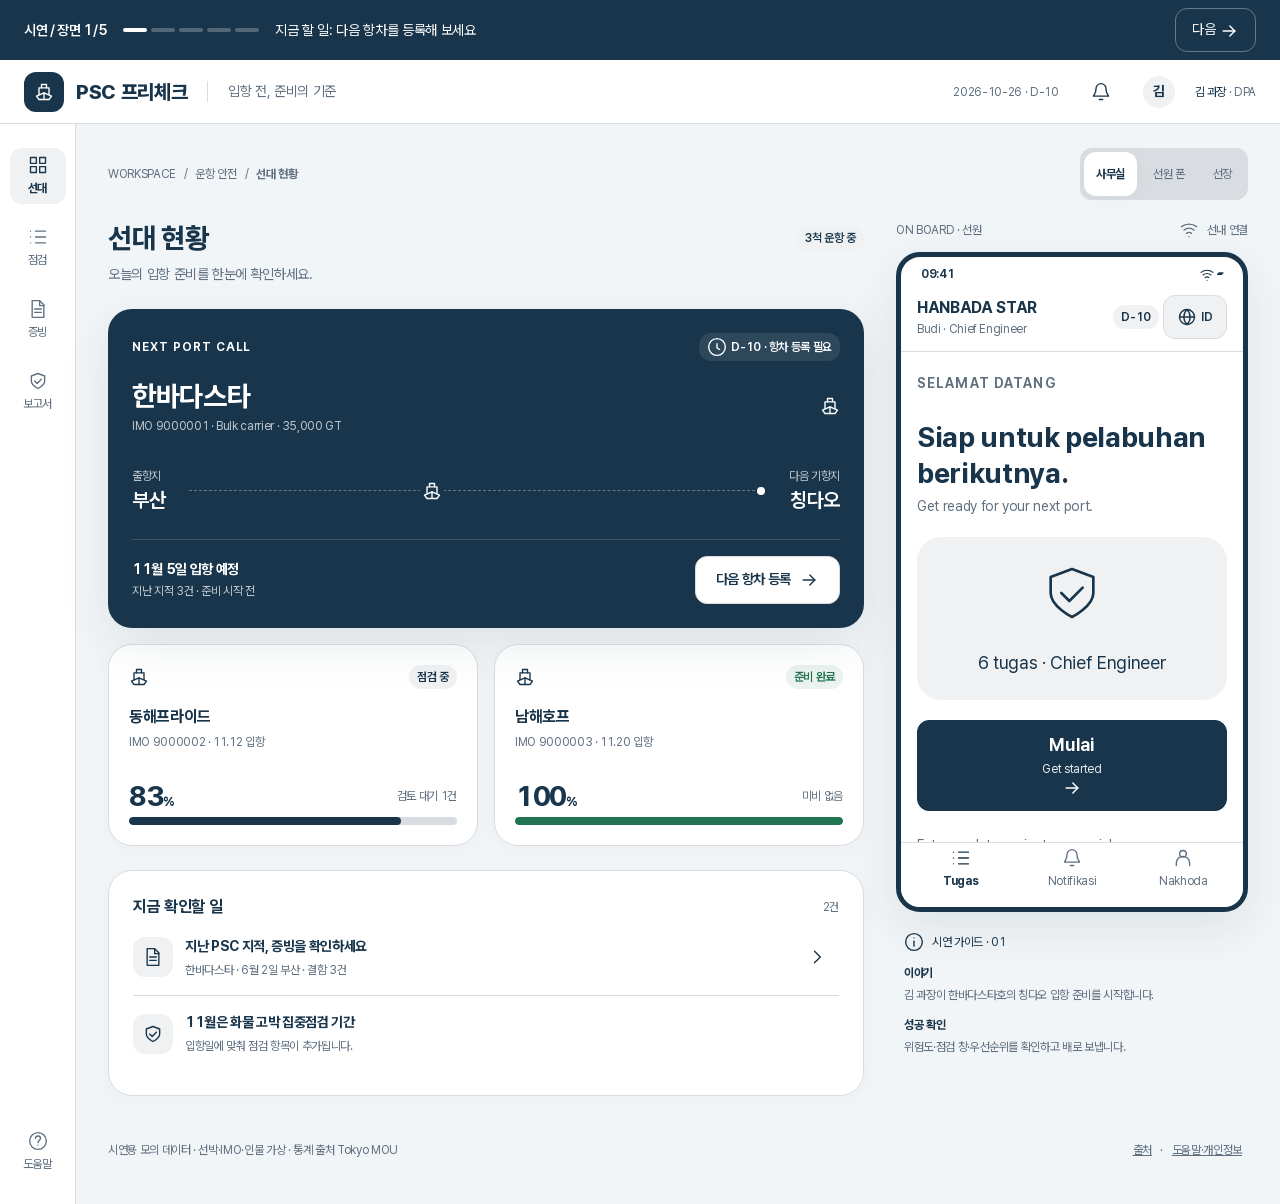
<file: index.html>
<!doctype html>
<html lang="ko">
<head>
<meta charset="utf-8">
<meta name="viewport" content="width=device-width, initial-scale=1">
<meta name="theme-color" content="#18354b">
<meta name="description" content="PSC 프리체크 — 항차별 우선 점검부터 선내 점검, 시정 증빙, 입항 준비 보고서까지.">
<title>PSC 프리체크 · 입항 준비</title>
<link rel="icon" href="data:image/svg+xml,%3Csvg xmlns='http://www.w3.org/2000/svg' viewBox='0 0 40 40'%3E%3Crect width='40' height='40' rx='10' fill='%2318354b'/%3E%3Cpath d='M10 24h20l-4 6H14zM16 12h8v12h-8z' fill='white'/%3E%3C/svg%3E">
<link rel="stylesheet" href="style.css">
<script defer src="data.js"></script>
<script defer src="app.js"></script>
</head>
<body>
<a class="skip" href="#main">본문으로 이동</a>
<div id="app"></div>
<div id="toast" role="status" aria-live="polite"></div>
<dialog id="sheet" aria-labelledby="sheet-title"></dialog>
<noscript>점검 기록을 사용하려면 브라우저의 JavaScript를 켜 주세요.</noscript>
</body>
</html>
</file>
<file: style.css>
:root {
  --navy:#18354b; --muted:#607080; --paper:#fff; --ground:#f2f5f7; --success:#207451; --warning:#95600c; --danger:#b53d3a;
  --ink:var(--navy); --line:color-mix(in srgb,var(--muted) 24%,var(--paper));
  --navy-soft:color-mix(in srgb,var(--navy) 7%,var(--paper)); --success-soft:color-mix(in srgb,var(--success) 9%,var(--paper)); --warning-soft:color-mix(in srgb,var(--warning) 9%,var(--paper)); --danger-soft:color-mix(in srgb,var(--danger) 7%,var(--paper));
  --f12:12px; --f14:14px; --f16:16px; --f18:18px; --f20:20px; --f28:28px; --f36:36px; --f64:64px;
  --s1:4px; --s2:8px; --s3:12px; --s4:16px; --s5:20px; --s6:24px; --s8:32px; --s10:40px; --s12:48px; --s14:56px; --s16:64px;
  --r1:12px; --r2:24px; --shadow1:0 4px 20px #18354b08; --shadow2:0 16px 48px #18354b18;
  --phone-nav-height:calc(var(--s14) + var(--s2) + 1px); --touch:44px; --action-bar:80px; --phone-offset:240px; --photo-height:200px; --border:1px solid var(--line); --duration:180ms; --phone:352px; --rail:76px; --measure:40ch; --content:1440px;
}
@font-face{font-family:Pretendard;src:url('fonts/PretendardVariable.woff2') format('woff2');font-weight:100 900;font-style:normal;font-display:swap}
*{box-sizing:border-box}body{margin:0;background:var(--ground);color:var(--ink);font-family:Pretendard,Arial,sans-serif;font-size:var(--f14);line-height:1.5;letter-spacing:-.025em;font-variant-numeric:tabular-nums}button,input,select,textarea{font:inherit;letter-spacing:inherit}button,a,input,select,textarea{touch-action:manipulation}button,a{-webkit-tap-highlight-color:transparent}button{cursor:pointer;border:0;background:none;color:inherit}button:disabled{cursor:not-allowed;opacity:.48}button:focus-visible,a:focus-visible,input:focus-visible,select:focus-visible,textarea:focus-visible,summary:focus-visible{outline:3px solid var(--navy);outline-offset:3px}button:not(:disabled):hover{filter:brightness(.94)}button:not(:disabled):active{transform:translateY(1px)}a{color:var(--navy);text-underline-offset:var(--s1)}svg{width:var(--s5);height:var(--s5);flex-shrink:0;vertical-align:middle}h1,h2,h3,p{margin:0}h1{font-size:var(--f28);font-weight:750;line-height:1.3}h2{font-size:var(--f20);font-weight:720;line-height:1.4}h3{font-size:var(--f16);font-weight:700}small,.small{font-size:var(--f12)}.muted{color:var(--muted)}.eyebrow{font-size:var(--f12);font-weight:650;letter-spacing:.08em;text-transform:uppercase}.row{display:flex;align-items:center;gap:var(--s3)}.between{justify-content:space-between}.wrap{flex-wrap:wrap}.stack{display:grid;gap:var(--s4)}.gap2{gap:var(--s2)}.grow{flex:1;min-width:0}.text-right{text-align:right}.mt{margin-top:var(--s6)}.mb{margin-bottom:var(--s4)}.wide{width:100%}.btn{display:inline-flex;justify-content:center;align-items:center;gap:var(--s2);min-height:var(--s12);padding:var(--s3) var(--s5);border:var(--border);border-radius:var(--r1);font-weight:650;line-height:1.3;text-decoration:none;background:var(--paper);transition:background var(--duration),transform var(--duration)}.primary{background:var(--navy);color:var(--paper);border-color:var(--navy)}.ghost{background:transparent;border-color:transparent}.btn.small{min-height:44px;padding:var(--s2) var(--s3);font-size:var(--f12)}.iconbtn{display:inline-flex;align-items:center;justify-content:center;min-width:44px;min-height:44px;border-radius:var(--r1)}.tag{display:inline-flex;align-items:center;gap:var(--s1);font-size:var(--f12);line-height:1.4;padding:var(--s1) var(--s2);border-radius:var(--r1);background:var(--ground);color:var(--muted);font-weight:600;white-space:nowrap}.tag.ok,.ok{color:var(--success);background:var(--success-soft)}.tag.warn,.warn{color:var(--warning);background:var(--warning-soft)}.tag.bad,.bad{color:var(--danger);background:var(--danger-soft)}.tag.navy{color:var(--navy);background:var(--navy-soft)}.dot{display:inline-block;width:var(--s2);height:var(--s2);background:currentColor;border-radius:50%}.badge-number{font-size:var(--f12);border-radius:50%;background:var(--danger);color:var(--paper);width:var(--s5);height:var(--s5);display:inline-grid;place-items:center}.guide{min-height:var(--s14);background:var(--navy);color:var(--paper);padding:var(--s2) var(--s6);display:flex;align-items:center;gap:var(--s4);position:relative;z-index:5}.guide .guide-step{white-space:nowrap;font-weight:600}.guide .guide-task{flex:1;font-size:var(--f14)}.guide button{color:var(--paper);min-height:40px;border:1px solid #ffffff55;border-radius:var(--r1);padding:var(--s2) var(--s4);white-space:nowrap}.guide .guide-fast{background:#ffffff18;font-size:var(--f12)}.guide-progress{display:flex;gap:var(--s1)}.guide-progress i{width:var(--s6);height:var(--s1);background:#ffffff40;border-radius:var(--r1)}.guide-progress i.on{background:var(--paper)}.appbar{height:var(--s16);background:var(--paper);border-bottom:var(--border);padding:0 var(--s6);display:flex;align-items:center;gap:var(--s5)}.brand{display:flex;gap:var(--s3);align-items:center;font-weight:800;font-size:var(--f20);color:var(--navy);white-space:nowrap}.brand-icon{display:grid;place-items:center;background:var(--navy);color:var(--paper);width:var(--s10);height:var(--s10);border-radius:var(--r1)}.appbar-sub{border-left:var(--border);padding-left:var(--s5);color:var(--muted)}.avatar{width:var(--s8);height:var(--s8);border-radius:50%;display:inline-grid;place-items:center;background:var(--navy-soft);color:var(--navy);font-weight:700}.shell{display:grid;grid-template-columns:var(--rail) minmax(0,1fr);max-width:var(--content);margin:auto;min-height:calc(100vh - 120px)}.rail{display:flex;align-items:center;flex-direction:column;gap:var(--s4);padding:var(--s6) var(--s2);background:var(--paper);border-right:var(--border)}.rail button{min-height:var(--s14);width:var(--s14);display:flex;align-items:center;justify-content:center;flex-direction:column;gap:var(--s1);border-radius:var(--r1);font-size:var(--f12);color:var(--muted)}.rail button.active{background:var(--navy-soft);color:var(--navy);font-weight:700}.rail .rail-bottom{margin-top:auto}.workspace{padding:var(--s6) var(--s8);min-width:0}.work-top{display:flex;align-items:center;justify-content:space-between;margin-bottom:var(--s5)}.breadcrumb{color:var(--muted);font-size:var(--f12);display:flex;gap:var(--s2);align-items:center}.view-tabs{display:flex;background:var(--line);border-radius:var(--r1);padding:var(--s1);gap:var(--s1)}.view-tabs button{font-size:var(--f12);min-height:44px;padding:var(--s2) var(--s3);border-radius:var(--r1);color:var(--muted)}.view-tabs button.active{background:var(--paper);color:var(--navy);box-shadow:var(--shadow1);font-weight:700}.columns{display:grid;grid-template-columns:minmax(0,1fr) var(--phone);gap:var(--s8);align-items:start}.office{min-width:0}.section-head{margin-bottom:var(--s6)}.section-head p{margin-top:var(--s2);color:var(--muted)}.card{border:var(--border);border-radius:var(--r2);background:var(--paper);padding:var(--s6);box-shadow:var(--shadow1)}.fleet-hero{position:relative;overflow:hidden;background:var(--navy);color:var(--paper);padding:var(--s6);border-radius:var(--r2);min-height:264px;box-shadow:var(--shadow2)}.fleet-hero .muted{color:#ffffffb8}.fleet-hero h2{font-size:var(--f28)}.fleet-hero .tag{background:#ffffff17;color:var(--paper)}.fleet-hero .hero-route{display:flex;align-items:center;gap:var(--s4);margin:var(--s8) 0 var(--s6)}.port-name{font-size:var(--f20);font-weight:650}.route-line{flex:1;display:flex;align-items:center;position:relative;border-top:1px dashed #ffffff55;margin:0 var(--s2)}.route-line:after{content:'';position:absolute;right:0;width:var(--s2);height:var(--s2);border-radius:50%;background:var(--paper)}.route-line svg{position:absolute;left:40%;top:-12px;background:var(--navy);padding:2px;width:var(--s6);height:var(--s6)}.fleet-hero .hero-bottom{border-top:1px solid #ffffff25;padding-top:var(--s4);display:flex;gap:var(--s3);align-items:center;justify-content:space-between}.hero-bottom .btn{color:var(--navy);white-space:nowrap}.fleet-cards{display:grid;grid-template-columns:1fr 1fr;gap:var(--s4);margin-top:var(--s4)}.ship-small{padding:var(--s5);text-align:left}.ship-small h3{margin:var(--s4) 0 var(--s1)}.progress{height:var(--s2);border-radius:var(--r1);background:var(--line);overflow:hidden}.progress i{display:block;height:100%;background:var(--navy);width:var(--value,0%);border-radius:var(--r1);transition:width var(--duration)}.progress.green i{background:var(--success)}.metric{font-size:var(--f28);font-weight:750;letter-spacing:-.05em}.summary-grid{display:grid;grid-template-columns:repeat(3,1fr);gap:var(--s3);margin:var(--s5) 0}.summary-grid>div{padding:var(--s4);border:var(--border);border-radius:var(--r1);background:var(--paper)}.summary-grid span{display:block;color:var(--muted);font-size:var(--f12)}.task-row{padding:var(--s4) 0;display:flex;gap:var(--s3);align-items:center;border-bottom:var(--border)}.task-row:last-child{border-bottom:0}.task-row p{font-size:var(--f12);color:var(--muted);margin-top:var(--s1)}.task-icon{width:var(--s10);height:var(--s10);display:grid;place-items:center;background:var(--navy-soft);color:var(--navy);border-radius:var(--r1);flex-shrink:0}.phone-wrap{min-width:0}.phone-label{display:flex;justify-content:space-between;align-items:center;margin-bottom:var(--s3);font-size:var(--f12);color:var(--muted)}.phone{border:5px solid var(--ink);border-radius:var(--r2);background:var(--paper);box-shadow:var(--shadow2);overflow:hidden}.phone-status{display:flex;justify-content:space-between;padding:var(--s2) var(--s5) 0;font-size:var(--f12);font-weight:650}.phone-status svg{width:var(--s4);height:var(--s4)}.phone-head{padding:var(--s4) var(--s5);display:flex;justify-content:space-between;align-items:center;border-bottom:var(--border)}.phone-head strong{font-size:var(--f16)}.phone-body{padding:var(--s5);min-height:416px;font-size:var(--f18)}.phone-body h2{font-size:var(--f28);line-height:1.3}.phone-body h3{font-size:var(--f20)}.phone-body p{max-width:var(--measure)}.phone-body .btn{min-height:var(--s14);font-size:var(--f18);width:100%}.phone-body .muted{font-size:var(--f14)}.phone-body label{font-size:var(--f16)}.phone-body select{min-height:var(--s14);font-size:var(--f16)}.phone-body .notice{font-size:var(--f16)}.phone-body .question{margin:var(--s5) 0;min-height:120px}.phone-body .question h2{font-size:var(--f28);font-weight:700}.phone-body .question p{margin-top:var(--s3);font-size:var(--f16);color:var(--muted)}.phone-body .question details{font-size:var(--f14);margin-top:var(--s3)}.phone-body .answers{display:grid;grid-template-columns:1fr 1fr;gap:var(--s3);margin-bottom:var(--s4)}.answers .btn{min-height:72px;flex-direction:column;gap:var(--s1);font-size:var(--f20)}.answers .chosen{background:var(--navy);color:var(--paper);border-color:var(--navy)}.phone-nav{display:flex;justify-content:space-around;border-top:var(--border);background:var(--paper);padding:var(--s2)}.phone-nav button{min-height:var(--s12);display:flex;flex-direction:column;align-items:center;gap:var(--s1);font-size:var(--f12);color:var(--muted);min-width:64px}.phone-nav button.active{color:var(--navy);font-weight:700}.phone-illustration{border-radius:var(--r2);background:var(--navy-soft);padding:var(--s6);margin:var(--s5) 0;text-align:center}.phone-illustration svg{height:var(--s16);width:var(--s16);stroke-width:1}.phone-body .huge{font-size:var(--f64);font-weight:750;letter-spacing:-.06em;line-height:1.1}.phone-body .phone-card{border:var(--border);border-radius:var(--r1);padding:var(--s4);margin-top:var(--s4)}.phone-card img{width:100%;max-height:120px;object-fit:cover;border-radius:var(--r1);margin:var(--s3) 0}.story-panel{padding:var(--s5) var(--s2);font-size:var(--f12);color:var(--muted);display:grid;gap:var(--s3)}.story-panel strong{color:var(--navy);display:block;margin-bottom:var(--s1)}.story-panel .story-title{display:flex;gap:var(--s2);align-items:center;color:var(--navy)}.notice{padding:var(--s3) var(--s4);border-radius:var(--r1);display:flex;gap:var(--s3);align-items:flex-start;font-size:var(--f14);line-height:1.5}.notice p{margin:var(--s1) 0 0}.notice svg{margin-top:2px}.notice.neutral{background:var(--ground);color:var(--muted)}.risk-card{display:grid;grid-template-columns:1fr auto;gap:var(--s4);align-items:center}.risk-card details{grid-column:1/-1;font-size:var(--f12);color:var(--muted)}details summary{cursor:pointer;min-height:44px;display:flex;align-items:center;gap:var(--s2)}.risk-points{background:var(--navy-soft);color:var(--navy);font-size:var(--f36);font-weight:700;min-width:80px;min-height:80px;display:grid;place-content:center;text-align:center;border-radius:var(--r2)}.risk-points small{font-size:var(--f12);font-weight:500}.timeline{display:flex;justify-content:space-between;position:relative;padding-top:var(--s5);margin:var(--s6) 0 var(--s3);font-size:var(--f12)}.timeline:before{content:'';position:absolute;top:0;left:0;right:0;height:var(--s1);background:var(--line);border-radius:var(--r1)}.timeline>div{position:relative}.timeline>div:before{content:'';position:absolute;top:-24px;width:var(--s3);height:var(--s3);background:var(--paper);border:2px solid var(--navy);border-radius:50%}.timeline .arrival:before{background:var(--navy);right:0}.timeline .arrival{text-align:right}.timeline span{display:block;color:var(--muted)}.list-header{display:flex;justify-content:space-between;align-items:center;margin:var(--s6) 0 var(--s3)}.rank-list{background:var(--paper);border:var(--border);border-radius:var(--r2);overflow:hidden}.rank-row{display:flex;align-items:center;padding:var(--s4);gap:var(--s3);border-bottom:var(--border)}.rank-row:last-child{border:0}.rank-number{font-size:var(--f14);color:var(--muted);width:var(--s6);text-align:center;flex-shrink:0}.rank-row:nth-child(-n+3) .rank-number{font-weight:750;color:var(--navy)}.rank-row strong{font-size:var(--f14)}.rank-row .evidence{display:flex;align-items:center;gap:var(--s1);color:var(--muted);font-size:var(--f12);text-align:left;min-height:44px;margin-top:var(--s1)}.evidence svg{width:var(--s3);height:var(--s3)}.sticky-actions{display:flex;gap:var(--s3);position:static;padding:var(--s4) 0;background:var(--ground);align-items:center;flex-wrap:wrap}.sticky-actions .primary{flex:1}.filter-bar{display:flex;gap:var(--s2);overflow:auto;margin:var(--s4) 0;scrollbar-width:none}.filter-bar button{white-space:nowrap;border:var(--border);background:var(--paper);border-radius:var(--r1);min-height:44px;padding:var(--s2) var(--s3);font-size:var(--f12)}.filter-bar button.active{background:var(--navy);color:var(--paper);border-color:var(--navy)}input,select,textarea{border:var(--border);background:var(--paper);color:var(--ink);border-radius:var(--r1);padding:var(--s3) var(--s4);min-height:var(--s12);width:100%;max-width:100%}textarea{resize:vertical;min-height:80px}label{display:grid;gap:var(--s2);font-weight:600}input[type=checkbox]{width:var(--s5);min-height:var(--s5);height:var(--s5);flex-shrink:0;accent-color:var(--navy)}.check-label{display:flex;align-items:flex-start;gap:var(--s3);font-weight:400;font-size:var(--f14)}.search{position:relative}.search svg{position:absolute;left:var(--s4);top:var(--s4);color:var(--muted)}.search input{padding-left:var(--s12)}.review-card{margin-bottom:var(--s3);padding:var(--s5)}.review-card .review-body{display:flex;align-items:center;gap:var(--s4);margin:var(--s4) 0}.thumb{width:88px;height:72px;object-fit:cover;border-radius:var(--r1);background:var(--ground)}.blurred{filter:blur(2px)}.empty{text-align:center;padding:var(--s10) var(--s5);color:var(--muted)}.empty svg{width:var(--s12);height:var(--s12);margin-bottom:var(--s4)}.empty h3{color:var(--ink);margin-bottom:var(--s2)}.empty .btn{margin-top:var(--s5)}.upload{border:2px dashed var(--line);border-radius:var(--r2);text-align:center;padding:var(--s8) var(--s6);background:var(--paper)}.upload>svg{width:var(--s12);height:var(--s12);color:var(--navy);margin-bottom:var(--s4)}.upload p{margin:var(--s2) 0 var(--s5);color:var(--muted)}.upload.drag{border-color:var(--navy);background:var(--navy-soft)}.document{background:var(--paper);border:var(--border);padding:var(--s6);border-radius:var(--r1)}.document header{border-bottom:2px solid var(--navy);padding-bottom:var(--s4);margin-bottom:var(--s4)}.document .form-row{display:grid;grid-template-columns:64px 1fr 36px;gap:var(--s2);padding:var(--s3) 0;border-bottom:var(--border);font-size:var(--f12)}.document .form-row:last-child{border-bottom:0}.report-grid{display:grid;grid-template-columns:1fr;gap:var(--s4)}.report-result{padding:var(--s4);background:var(--paper);border:var(--border);border-radius:var(--r1)}.report-result.bad{border-color:var(--danger);background:var(--danger-soft)}.report-paper{background:var(--paper);padding:var(--s8);border:var(--border);border-radius:var(--r1);aspect-ratio:210/297;font-size:var(--f12);color:var(--ink)}.report-paper h1{font-size:var(--f28);margin:var(--s3) 0}.report-paper h2{font-size:var(--f14);margin:var(--s6) 0 var(--s3)}.report-paper .report-top{border-bottom:3px solid var(--navy);padding-bottom:var(--s5)}.report-meta{display:grid;grid-template-columns:1fr 1fr;gap:var(--s3);margin:var(--s5) 0}.report-meta span{display:block;color:var(--muted)}.report-stats{display:flex;gap:var(--s4);justify-content:space-between;background:var(--ground);padding:var(--s4);border-radius:var(--r1)}.report-stats b{display:block;font-size:var(--f28)}.report-evidence{padding:var(--s3) 0;border-bottom:var(--border)}.signature{margin-top:var(--s8);border-top:var(--border);padding-top:var(--s2)}.report-photo{width:calc(50% - var(--s2));height:88px;object-fit:cover;border-radius:var(--r1)}.audit-row{display:grid;grid-template-columns:1fr auto;gap:var(--s3);padding:var(--s3) 0;border-bottom:var(--border)}.app-footer{padding:var(--s8) 0 var(--s2);color:var(--muted);font-size:var(--f12);display:flex;justify-content:space-between;align-items:center;gap:var(--s3);flex-wrap:wrap}.app-footer button{font-size:var(--f12);min-height:44px;text-decoration:underline}.skeleton{height:80px;border-radius:var(--r1);background:linear-gradient(90deg,var(--line),var(--ground),var(--line));background-size:200% 100%;animation:shimmer 1.2s infinite;margin:var(--s4) 0}@keyframes shimmer{to{background-position:-200% 0}}.loading{padding:var(--s6)}dialog{border:0;padding:0;border-radius:var(--r2);width:min(520px,calc(100% - 32px));max-height:90vh;box-shadow:var(--shadow2);color:var(--ink)}dialog::backdrop{background:#10273888;backdrop-filter:blur(3px)}.sheet-head{padding:var(--s5) var(--s6);display:flex;align-items:center;justify-content:space-between;border-bottom:var(--border);position:sticky;top:0;background:var(--paper);z-index:1}.sheet-body{padding:var(--s6);display:grid;gap:var(--s5)}.sheet-body p{color:var(--muted)}.sheet-body h3{margin-bottom:var(--s2)}.sheet-body .source-link{display:block;padding:var(--s3) 0;border-bottom:var(--border);overflow-wrap:anywhere}.sheet-body code{font-size:var(--f12)}#toast{position:fixed;left:50%;bottom:calc(var(--action-bar) + var(--s4));transform:translate(-50%,var(--s4));z-index:30;background:var(--navy);color:var(--paper);padding:var(--s4) var(--s6);border-radius:var(--r1);box-shadow:var(--shadow2);max-width:calc(100% - 32px);opacity:0;pointer-events:none;transition:opacity var(--duration),transform var(--duration)}#toast.visible{opacity:1;transform:translate(-50%,0)}.skip{position:fixed;top:-80px;left:var(--s4);z-index:99;padding:var(--s3);background:var(--paper)}.skip:focus{top:var(--s2)}.sr-only{position:absolute;clip:rect(0,0,0,0);width:1px;height:1px;overflow:hidden}.mobile-tabs{display:none}.done-card{max-width:640px;margin:var(--s10) auto;text-align:center}.done-card>svg{width:var(--s16);height:var(--s16);margin-bottom:var(--s6);color:var(--success)}.done-card p{margin:var(--s4) 0 var(--s6)}.animation-in{animation:appear var(--duration) ease-out}@keyframes appear{from{opacity:.4;transform:translateY(4px)}to{opacity:1;transform:translateY(0)}}
@media(min-width:1450px){.columns{grid-template-columns:minmax(0,1fr) 376px}.report-grid{grid-template-columns:1fr 1fr}.workspace{padding:var(--s8)}}
@media(max-width:1050px) and (min-width:761px){:root{--phone:312px;--rail:64px}.workspace{padding:var(--s5)}.columns{gap:var(--s5)}.fleet-cards{grid-template-columns:1fr}.hero-bottom{align-items:flex-start!important;flex-direction:column}.appbar-sub{display:none}}
@media(max-width:760px){body{font-size:var(--f14)}.guide{padding:var(--s2) var(--s3);gap:var(--s2);min-height:var(--s16);flex-wrap:wrap}.guide-step{font-size:var(--f12)}.guide-progress{display:none}.guide-task{font-size:var(--f12)!important;min-width:180px;order:3;flex-basis:100%!important;line-height:1.4}.guide button{margin-left:auto;min-height:44px;padding:var(--s1) var(--s3);font-size:var(--f12)}.guide .guide-fast{margin-left:0}.appbar{height:var(--s14);padding:0 var(--s4);gap:var(--s2)}.brand{font-size:var(--f18);gap:var(--s2)}.brand-icon{width:var(--s8);height:var(--s8)}.appbar-sub,.appbar .user-name,.appbar .header-label{display:none}.shell{display:block;min-height:auto}.rail{display:none}.workspace{padding:var(--s5) var(--s4)}.work-top{display:none}.mobile-tabs{display:flex;background:var(--paper);border-bottom:var(--border);padding:var(--s1) var(--s4)}.mobile-tabs button{flex:1;min-height:44px;border-bottom:2px solid transparent;color:var(--muted)}.mobile-tabs button.active{color:var(--navy);border-color:var(--navy);font-weight:700}.columns{display:block}.phone-wrap{display:none}.show-crew .office,.show-captain .office{display:none}.show-crew .phone-wrap,.show-captain .phone-wrap{display:block}.phone-label,.phone-status,.story-panel{display:none}.phone{border:0;box-shadow:none;border-radius:var(--r1);overflow:hidden}.phone-head{padding:var(--s3) var(--s4)}.phone-body{padding:var(--s5) var(--s4);min-height:380px}.phone-body .question{min-height:112px}.section-head{margin-bottom:var(--s5)}h1{font-size:var(--f28)}.fleet-hero{padding:var(--s5);min-height:256px}.fleet-hero h2{font-size:var(--f28)}.fleet-hero .hero-route{margin:var(--s6) 0}.hero-bottom{gap:var(--s2)!important}.hero-bottom .btn{padding:var(--s3);font-size:var(--f14)}.hero-bottom small{font-size:var(--f12)}.fleet-cards{gap:var(--s3)}.ship-small{padding:var(--s4)}.ship-small h3{font-size:var(--f14)}.card{padding:var(--s5)}.summary-grid{gap:var(--s2)}.summary-grid>div{padding:var(--s3)}.summary-grid .metric{font-size:var(--f28)}.rank-row{padding:var(--s3);gap:var(--s2)}.rank-row strong{font-size:var(--f14)}.rank-row .tag{font-size:var(--f12)}.rank-number{width:var(--s5)}.review-card .review-body{align-items:flex-start}.report-paper{padding:var(--s5);aspect-ratio:auto}.report-paper h1{font-size:var(--f20)}.report-stats{gap:var(--s2);padding:var(--s3)}.report-stats b{font-size:var(--f20)}.app-footer{padding-top:var(--s5);font-size:var(--f12)}dialog{width:100%;max-width:100%;max-height:92dvh;margin:auto 0 0;border-radius:var(--r2) var(--r2) 0 0}.sheet-body{padding:var(--s5)}.sheet-head{padding:var(--s4) var(--s5)}#toast{bottom:calc(var(--action-bar) + var(--s4));width:max-content;font-size:var(--f14)}.sticky-actions{padding-bottom:var(--s3)}.done-card{margin:var(--s4) auto}.done-card .row{flex-direction:column}.phone-body .report-paper{font-size:var(--f12)}.phone-body .report-paper h2{font-size:var(--f14)}}
@media(prefers-reduced-motion:reduce){*,*:before,*:after{animation:none!important;transition:none!important;scroll-behavior:auto!important}}

/* Round 2: compact evidence, unobstructed actions, and a scrollable onboard app. */
.guide button{min-height:var(--touch)}
.guide .guide-fast{background:color-mix(in srgb,var(--paper) 9%,var(--navy));color:var(--paper)}
.guide .btn{font-size:var(--f12);padding:var(--s2) var(--s3);width:auto}
.sticky-actions>.notice{flex:1;min-height:var(--s12);align-items:center}
.rank-row{padding:var(--s2) var(--s3);gap:var(--s2);min-height:var(--s16)}
.rank-evidence{display:block;min-height:var(--touch);text-align:left;padding:0;overflow:hidden;border-radius:var(--s1)}
.rank-title{display:flex;gap:var(--s2);align-items:baseline;min-width:0}
.rank-title strong{white-space:nowrap}
.rank-en{font-size:var(--f12);color:var(--muted);white-space:nowrap;overflow:hidden;text-overflow:ellipsis;min-width:0}
.evidence-chips{display:flex;align-items:center;gap:var(--s1);margin-top:var(--s1);white-space:nowrap}
.evidence-chips .tag{padding:0 var(--s1);font-size:var(--f12)}
.evidence-link{font-size:var(--f12);color:var(--muted)}
.evidence-link svg{width:var(--s3);height:var(--s3)}
.rank-number{display:grid;gap:var(--s1);width:var(--s6)}
.rank-change{font-size:var(--f12);color:var(--navy);line-height:1}
.rank-update{display:flex;align-items:center;gap:var(--s2);font-size:var(--f12);background:var(--navy-soft);padding:var(--s3);border-radius:var(--r1);margin-bottom:var(--s3)}
.rank-row>.btn{padding:var(--s1);flex-shrink:0}
.arrival-history{font-size:var(--f12);color:var(--muted);padding:var(--s3) var(--s4);background:var(--paper);border-left:var(--s1) solid var(--navy);margin-bottom:var(--s4);line-height:1.6}
.signature{display:grid;grid-template-columns:2fr 1fr;gap:var(--s6);border:0;padding-top:0}
.signature-line{display:block;border-bottom:var(--border);height:var(--s8);width:100%}
.retake-preview{border-radius:var(--r1);height:var(--photo-height);object-fit:cover}
.reason-options{margin:0;padding:0;border:0;display:grid;gap:var(--s2)}
.reason-options legend{font-weight:700;margin-bottom:var(--s3)}
.reason-options label{display:flex;align-items:center;gap:var(--s2);border:var(--border);padding:var(--s3);border-radius:var(--r1);min-height:var(--s14);cursor:pointer}
.reason-options label:has(input:checked){border-color:var(--navy);background:var(--navy-soft)}
.reason-options input{width:var(--s5);min-height:var(--s5);height:var(--s5);accent-color:var(--navy);margin:0;flex-shrink:0}
.translation{display:block;font-size:var(--f14);font-weight:400;color:var(--muted);line-height:1.5;margin-top:var(--s1)}
.btn .translation{color:inherit;opacity:.9;font-size:var(--f12)}
.btn:has(.translation){flex-wrap:wrap;column-gap:var(--s2);row-gap:0}
.btn>.translation{flex-basis:100%}
.phone{display:flex;flex-direction:column;max-height:calc(100dvh - var(--phone-offset));min-height:0}
.phone-body{min-height:0;overflow-y:auto;overscroll-behavior-y:contain;scrollbar-width:thin;padding:var(--s4);scroll-padding:var(--s4)}
.phone-head,.phone-status,.phone-nav{flex-shrink:0}
.phone-head{padding:var(--s3) var(--s4)}
.phone-body .notice{font-size:var(--f18);padding:var(--s2) var(--s3)}
.phone-body .notice p{margin-top:0;font-size:var(--f14)}
.phone-body .notice small{font-size:var(--f12)}
.phone-body .language-row{margin:var(--s2) 0}
.phone-body select{padding:var(--s2) var(--s3);font-size:var(--f18)}
.phone-body .check-count{margin:var(--s2) 0}
.phone-body .question{margin:var(--s3) 0;min-height:0}
.phone-body .question h2{font-size:var(--f20);line-height:1.35}
.phone-body .question p{font-size:var(--f14);margin-top:var(--s1)}
.phone-body .answers{margin-bottom:var(--s2);gap:var(--s2);position:static;background:var(--paper);padding:var(--s2) 0}
.phone-body .answers .btn{min-height:var(--s14);flex-direction:row;padding:var(--s2)}
.phone-body .korean-reference{font-size:var(--f14);color:var(--muted);margin-bottom:var(--s3)}
.phone-body .korean-reference summary{min-height:var(--s14)}
.phone-body .document-request{margin-top:0;margin-bottom:var(--s4);background:var(--navy-soft);border-color:var(--line)}
.phone-body .document-request h3{margin-top:var(--s2)}
.phone-body .document-request ul{padding-left:var(--s5);margin:var(--s3) 0;font-size:var(--f18)}
.phone-body .document-request li{margin:var(--s2) 0}
.phone-body .document-request .translation{font-size:var(--f12)}
.phone-body .document-request .tag{white-space:normal}
.phone-nav{padding:var(--s1)}
.language-note{margin-top:var(--s2)}
@media(min-width:1100px){
 .report-grid{grid-template-columns:minmax(0,1fr) minmax(0,1fr);gap:var(--s4);align-items:start}
 .report-grid .document{padding:var(--s4)}
 .report-grid .document h2{font-size:var(--f16);margin-top:var(--s2)}
 .report-grid .document header{padding-bottom:var(--s3);margin-bottom:var(--s3)}
 .report-grid .form-row{grid-template-columns:var(--s10) minmax(0,1fr) var(--s6);padding:var(--s2) 0}
 .report-grid .report-result{padding:var(--s3);margin-bottom:var(--s2)}
 .report-grid .report-result h3{font-size:var(--f14)}
 .report-grid .report-result .mt{margin-top:var(--s2)}
 .report-grid .list-header{margin-bottom:var(--s2)}
 .scene-4 .section-head{margin-bottom:var(--s4)}
}
@media(max-width:760px){
 .guide{column-gap:var(--s2);row-gap:var(--s1)}
 .guide .guide-task{order:4;flex-basis:100%;min-width:0}
 .guide-progress{display:none}
 .guide .guide-step{margin-right:auto}
 .guide .btn{margin-left:0;white-space:normal;font-size:var(--f12)}
 .guide button[data-action=next]{margin-left:0}
 .workspace{padding:var(--s4);padding-bottom:var(--s8)}
 .phone{max-height:none;overflow:visible}
 .phone-body{overflow:visible;padding:var(--s4);min-height:0}
 .phone-body .answers{position:static}
 .phone-body .question h2{font-size:var(--f28)}
 .phone-body .question p{font-size:var(--f16)}
 .phone-body .notice p{font-size:var(--f16)}
 .phone-nav{position:static}
 .rank-title{display:flex}
 .rank-title strong{white-space:nowrap;font-size:var(--f14);overflow:hidden;text-overflow:ellipsis;max-width:65%}
 .rank-en{display:block;flex:1}
 .rank-row{padding:var(--s2);min-height:var(--s16)}
 .evidence-link{display:none}
 .evidence-chips .tag{font-size:var(--f12)}
 .rank-evidence{overflow:visible}
 .risk-card{gap:var(--s2);padding:var(--s4)}
 .risk-points{min-height:var(--s16);min-width:var(--s16)}
 .risk-card .timeline{margin:var(--s3) 0 var(--s2)}
 .section-head .row{align-items:flex-start;gap:var(--s2)}
 .section-head h1{font-size:var(--f20)}
 .sticky-actions{position:static;padding-bottom:var(--s4)}
 .report-evidence .row{align-items:flex-start;flex-wrap:wrap;gap:var(--s1)}
}
@media print{@page{size:A4;margin:12mm}body{background:white;font-size:10pt}.guide,.appbar,.rail,.work-top,.mobile-tabs,.section-head,.phone-wrap,.app-footer,.sticky-actions,.report-toolbar,.report-info,#toast,dialog,.skip{display:none!important}.shell,.workspace,.columns,.office{display:block!important;padding:0;margin:0;max-width:none}.report-paper{display:block!important;border:0;border-radius:0;padding:0;aspect-ratio:auto;box-shadow:none;font-size:10pt;width:100%}.report-paper h1{font-size:22pt}.report-paper h2{font-size:12pt}.report-paper .report-meta{margin:12pt 0}.report-paper h2{margin:12pt 0 6pt}.report-paper .signature{margin-top:20pt}.report-paper .report-photo{height:68pt}.report-paper *{break-inside:avoid}.phone-wrap.print-captain{display:block!important}.phone-wrap.print-captain .phone-head,.phone-wrap.print-captain .phone-status,.phone-wrap.print-captain .phone-nav{display:none!important}.phone-wrap.print-captain .phone{border:0;box-shadow:none;max-height:none;overflow:visible}.phone-wrap.print-captain .phone-body{padding:0;overflow:visible}}

/* Gloved operation: all crew controls keep a 56px touch target. */
.phone-body button,.phone-nav button{min-height:var(--s14)!important}.phone-body .iconbtn{min-width:var(--s14)}
.section-head .row>h1{min-width:0}.section-head .row>.btn{flex-shrink:0}.report-evidence strong{min-width:0;overflow-wrap:anywhere}

/* Round 3: one appbar language control and clear completed-voyage state. */
.phone-head > div:first-child{min-width:0}
.phone-tools{display:flex;align-items:center;gap:var(--s1);flex-shrink:0}
.language-chip{position:relative;display:flex;align-items:center;justify-content:center;min-width:var(--s16);min-height:var(--touch);padding:var(--s2);border:var(--border);border-radius:var(--r1);background:var(--navy-soft);font-size:var(--f12);color:var(--navy);cursor:pointer}
.language-chip > span:first-child{display:flex;align-items:center;gap:var(--s1)}
.language-chip select{position:absolute;inset:0;width:100%;height:100%;min-height:var(--touch);opacity:0;cursor:pointer}
.language-chip:focus-within{outline:3px solid var(--navy);outline-offset:3px}
.language-chip:hover{background:var(--line)}
.phone-body{padding-bottom:calc(var(--phone-nav-height) + var(--s4));scroll-padding-bottom:calc(var(--phone-nav-height) + var(--s4))}
.phone-nav{min-height:var(--phone-nav-height)}
.phone-body .report-ready{margin-top:0;padding:var(--s4)}
.report-ready h2{margin-top:var(--s4)}
.report-number{margin-top:var(--s3);font-weight:650;font-size:var(--f18)}
.report-ready-status{display:grid;gap:var(--s2);margin:var(--s4) 0}
.phone-body .report-ready-status .notice{font-size:var(--f16)}
.language-note{margin-top:0;margin-bottom:var(--s3)}
</file>
